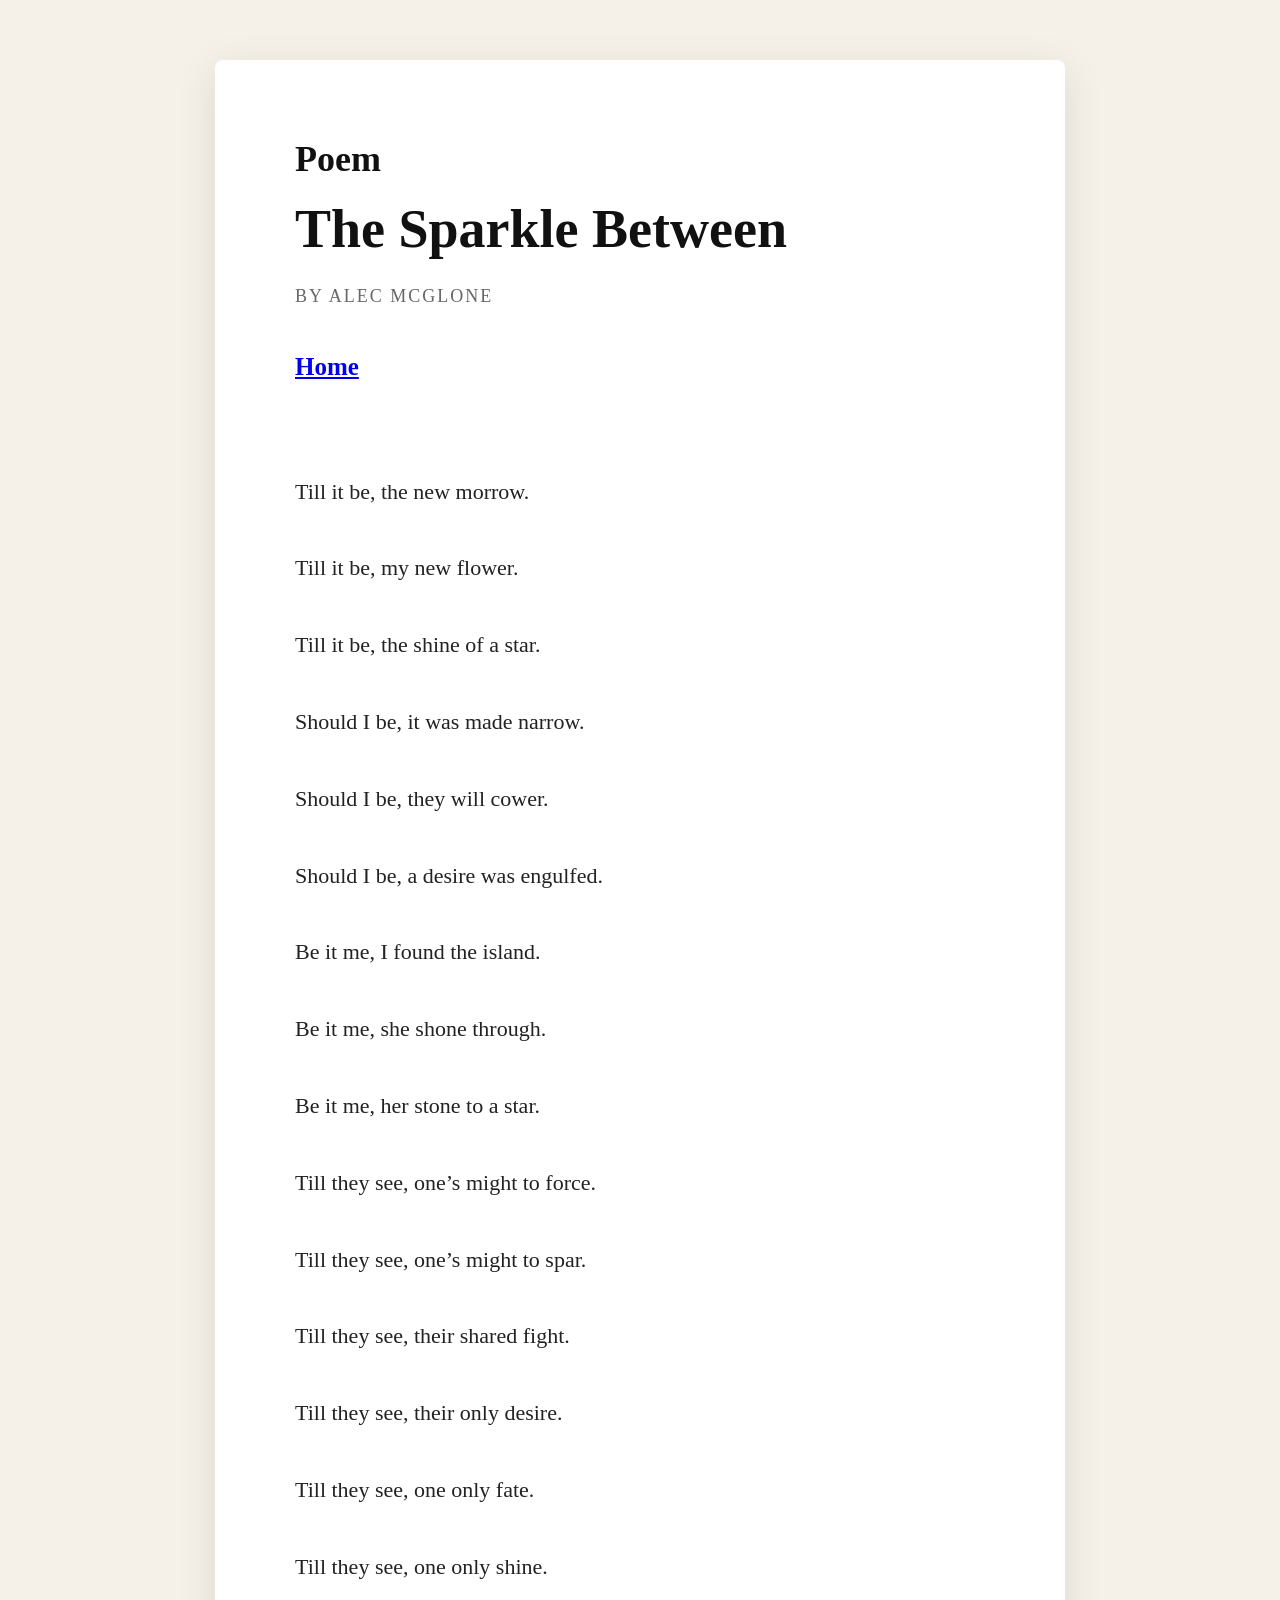
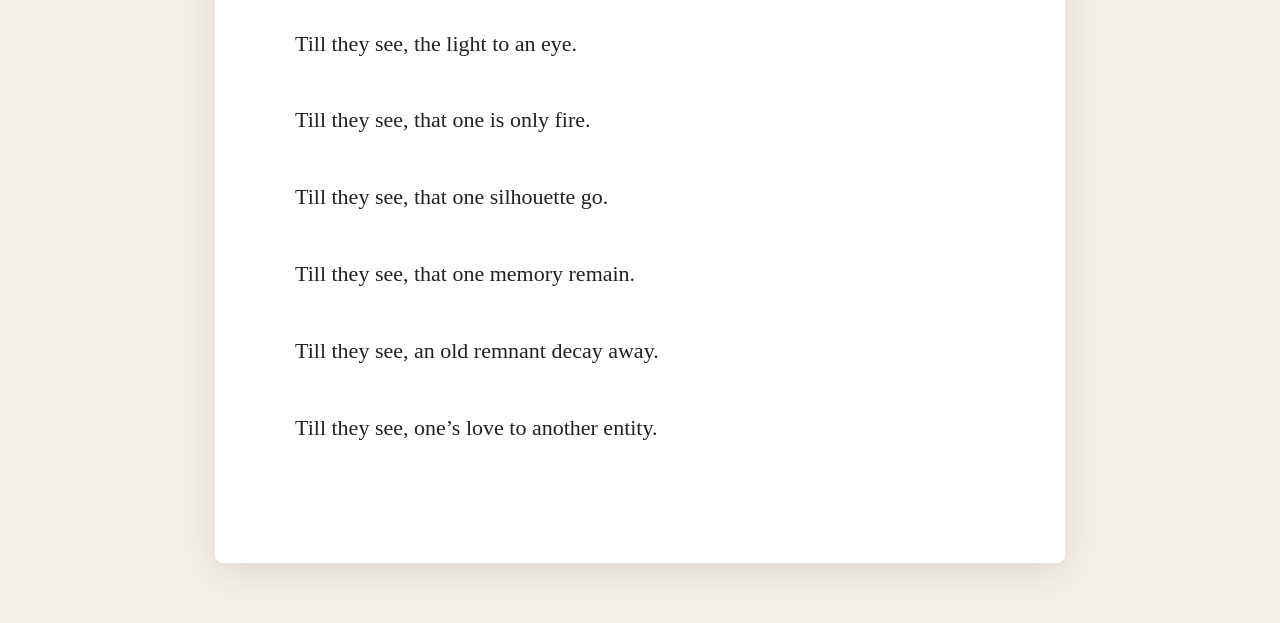
<file: docs/writing/poemOne.html>
<!DOCTYPE html>
<html lang="en">

<head>
    <meta charset="UTF-8">
    <meta name="viewport" content="width=device-width, initial-scale=1.0">
    <title>AM Mag</title>


    <link rel="stylesheet" href="../storyStyles.css">
</head>

<body>

    <div class="story-container">

        <h3 class="story-type">Poem</h3>
        <h1 class="story-title">The Sparkle Between</h1>

        <div class="story-author">
            By Alec McGlone
        </div>

        <a href="../index.html#works"><h3 class="story-home-btn">Home</h3></a>

        <div class="story-content">

            <p>Till it be, the new morrow.</p>
            <p>Till it be, my new flower.</p>
            <p>Till it be, the shine of a star.</p>
            <p>Should I be, it was made narrow.</p>
            <p>Should I be, they will cower.</p>
            <p>Should I be, a desire was engulfed.</p>
            <p>Be it me, I found the island.</p>
            <p>Be it me, she shone through.</p>
            <p>Be it me, her stone to a star.</p>
            <p>Till they see, one’s might to force.</p>
            <p>Till they see, one’s might to spar.</p>
            <p>Till they see, their shared fight.</p>
            <p>Till they see, their only desire.</p>
            <p>Till they see, one only fate.</p>
            <p>Till they see, one only shine.</p>
            <p>Till they see, the light to an eye.</p>
            <p>Till they see, that one is only fire.</p>
            <p>Till they see, that one silhouette go.</p>
            <p>Till they see, that one memory remain.</p>
            <p>Till they see, an old remnant decay away.</p>
            <p>Till they see, one’s love to another entity.</p>


        </div>

    </div>

</body>

</html>
</file>
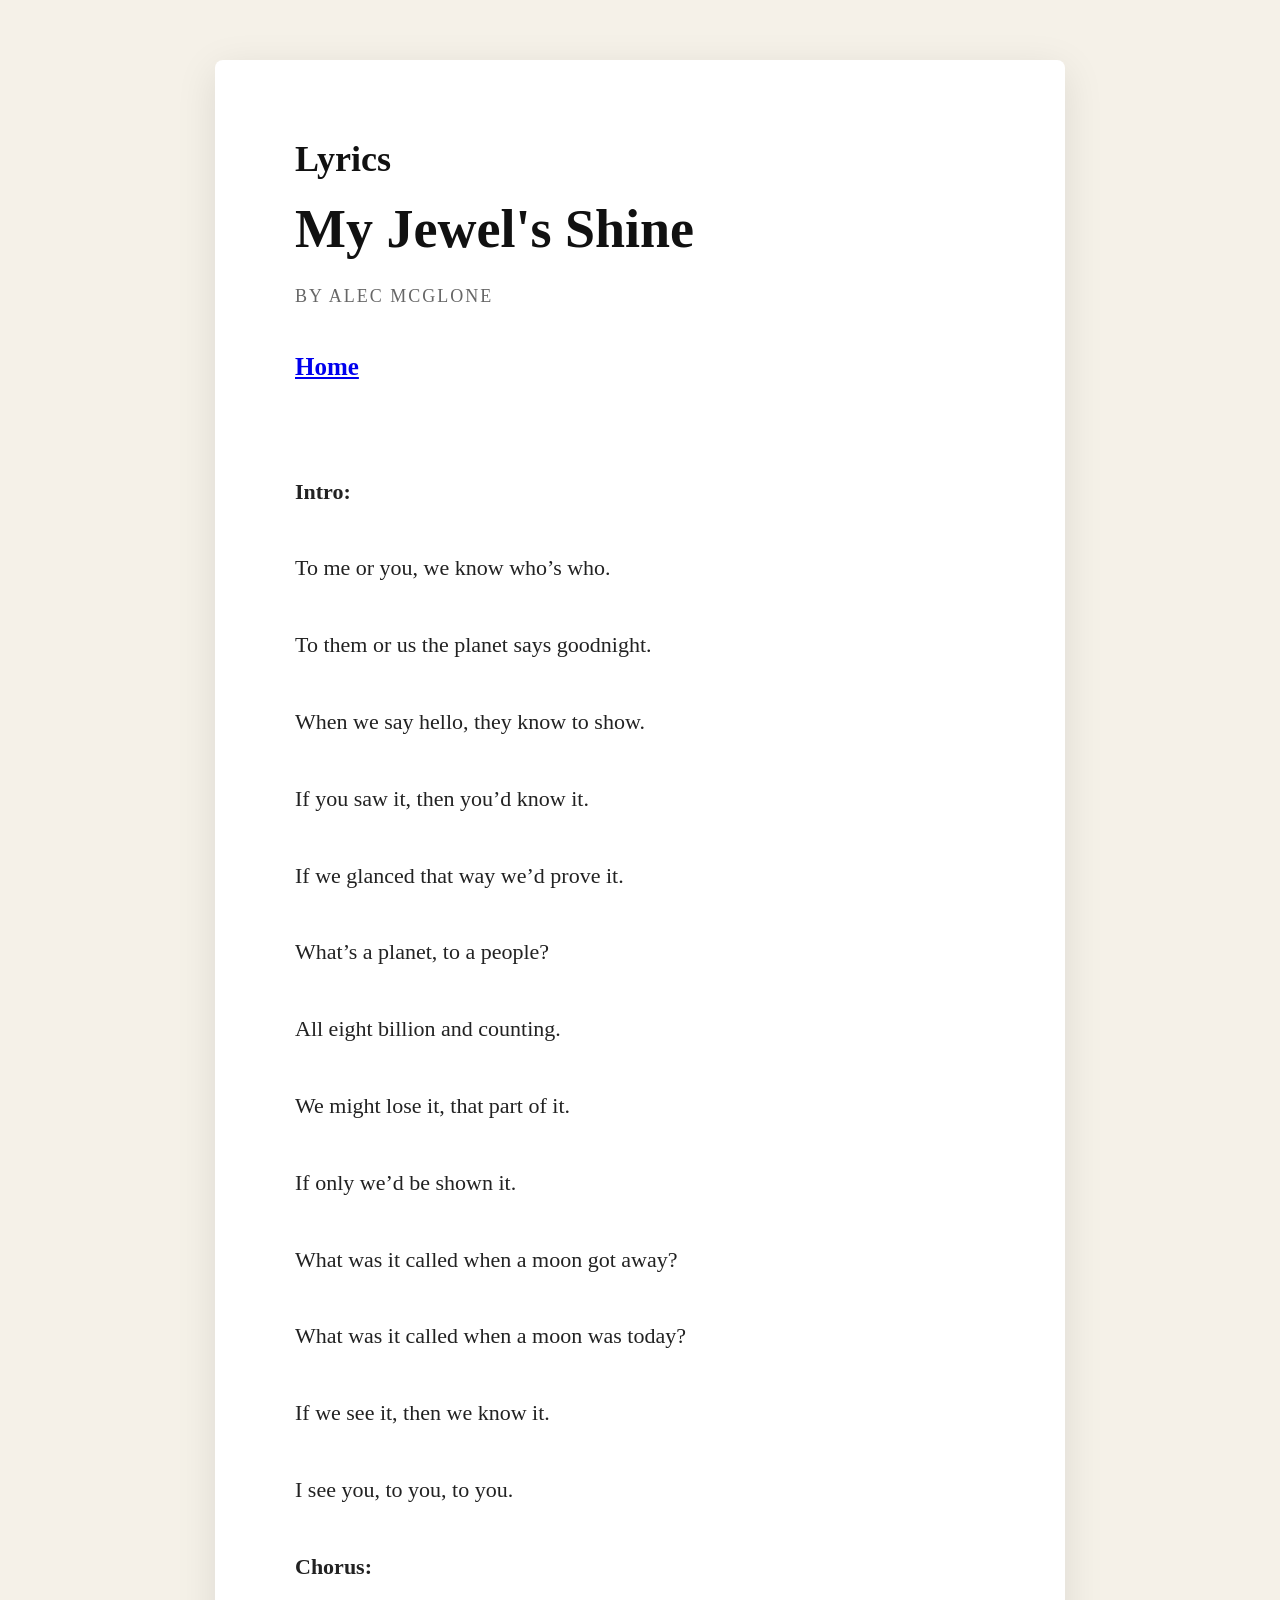
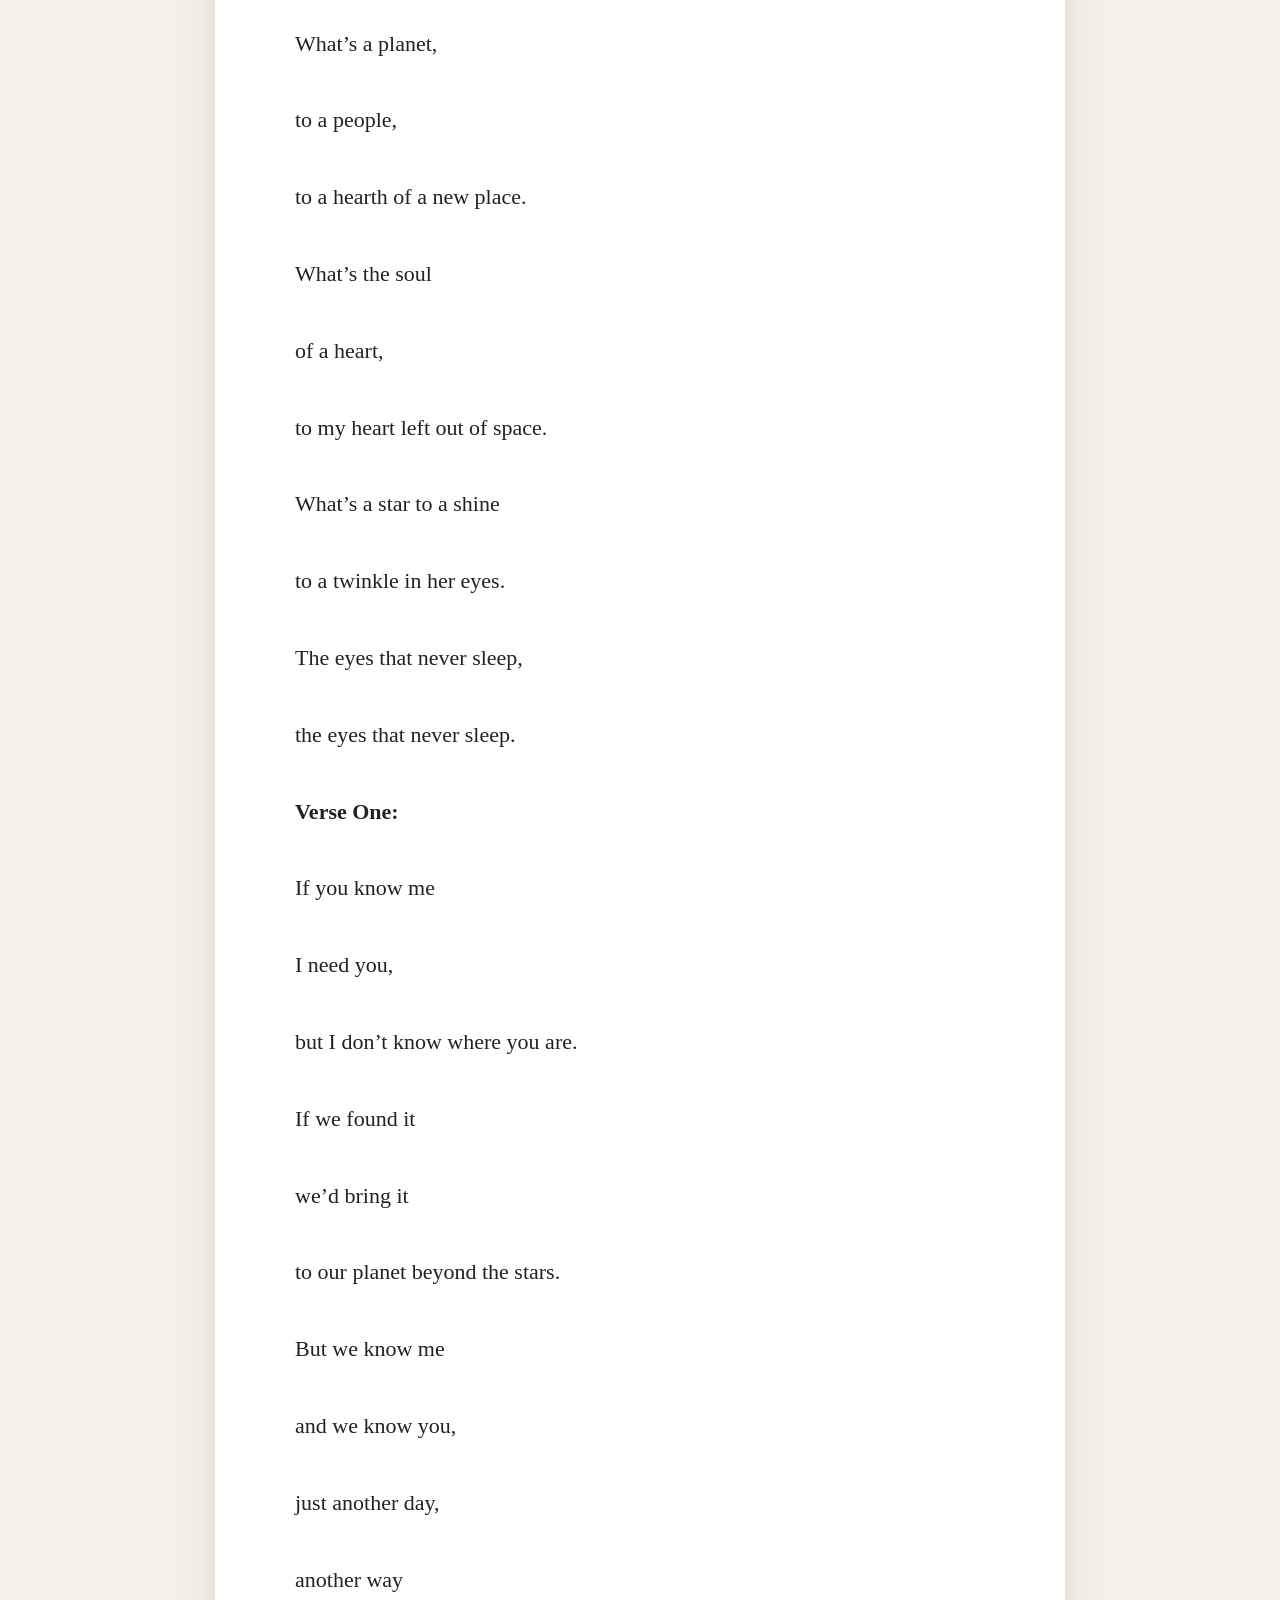
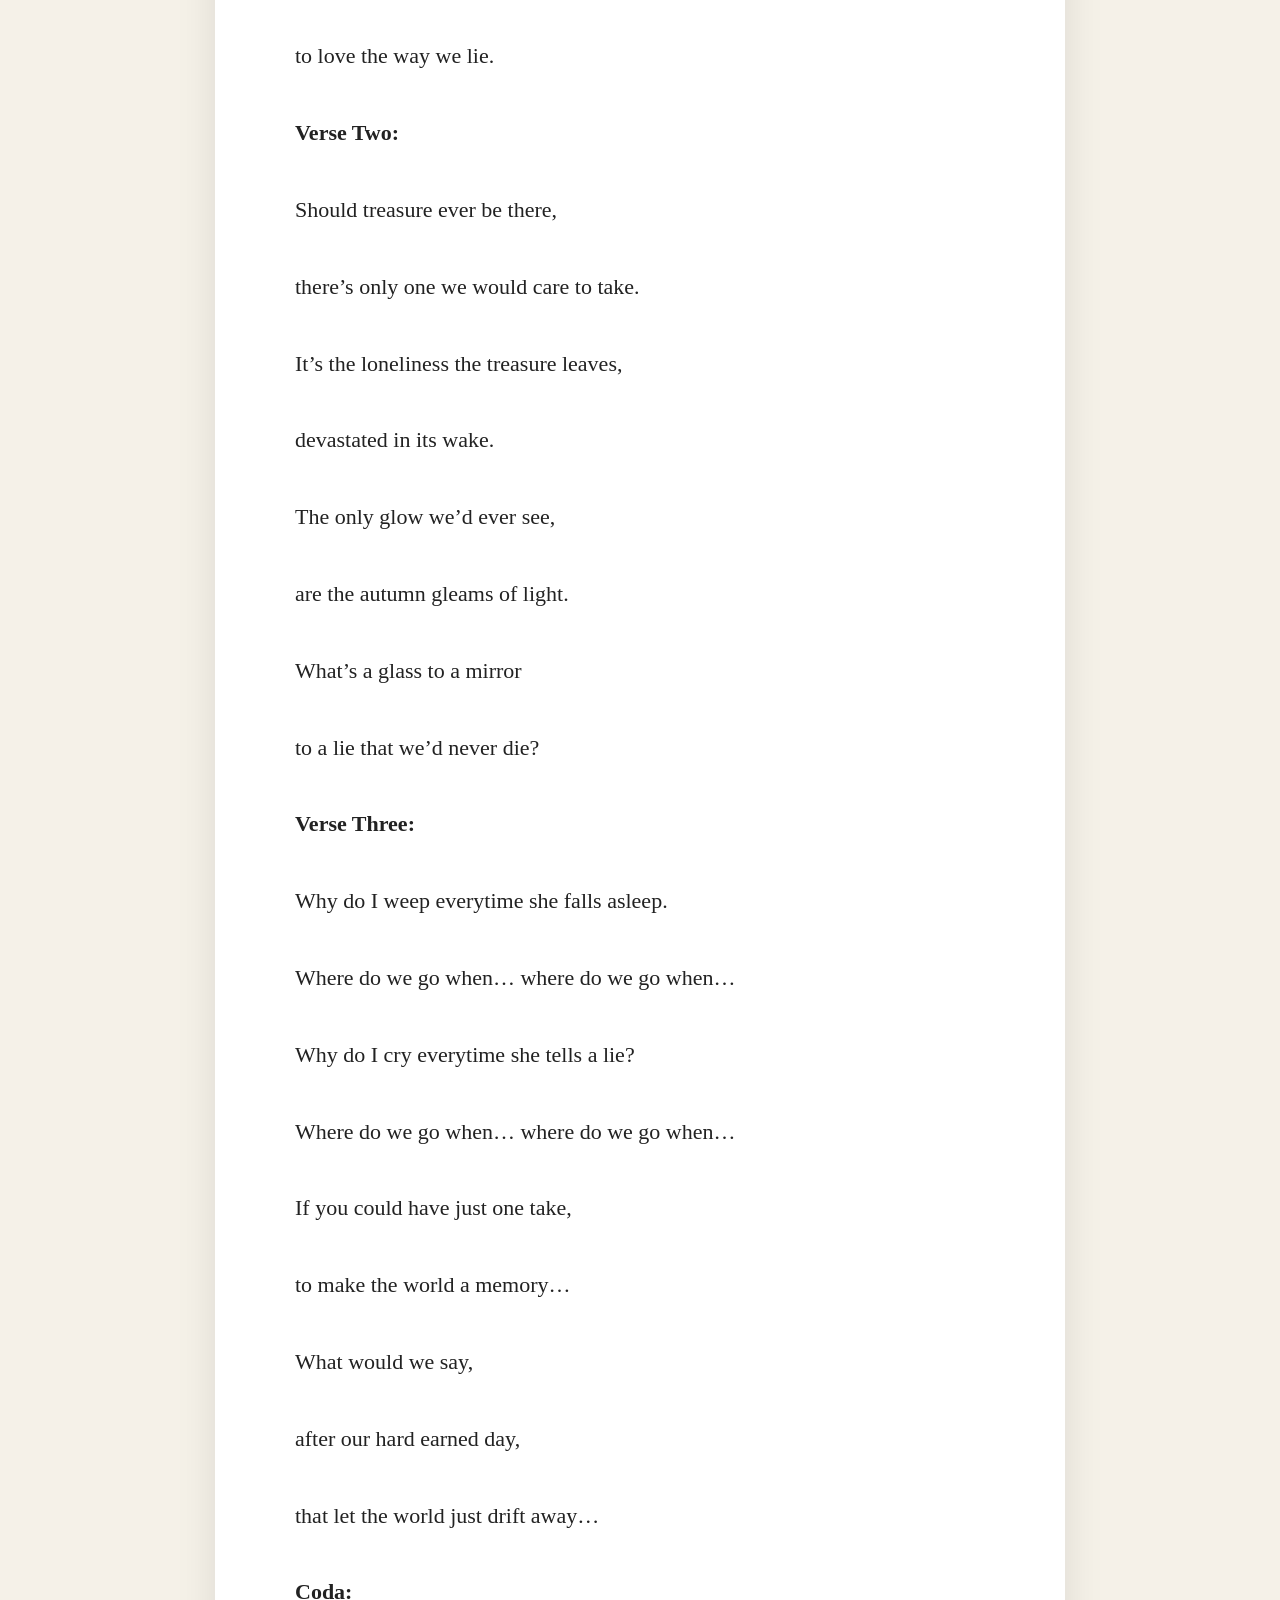
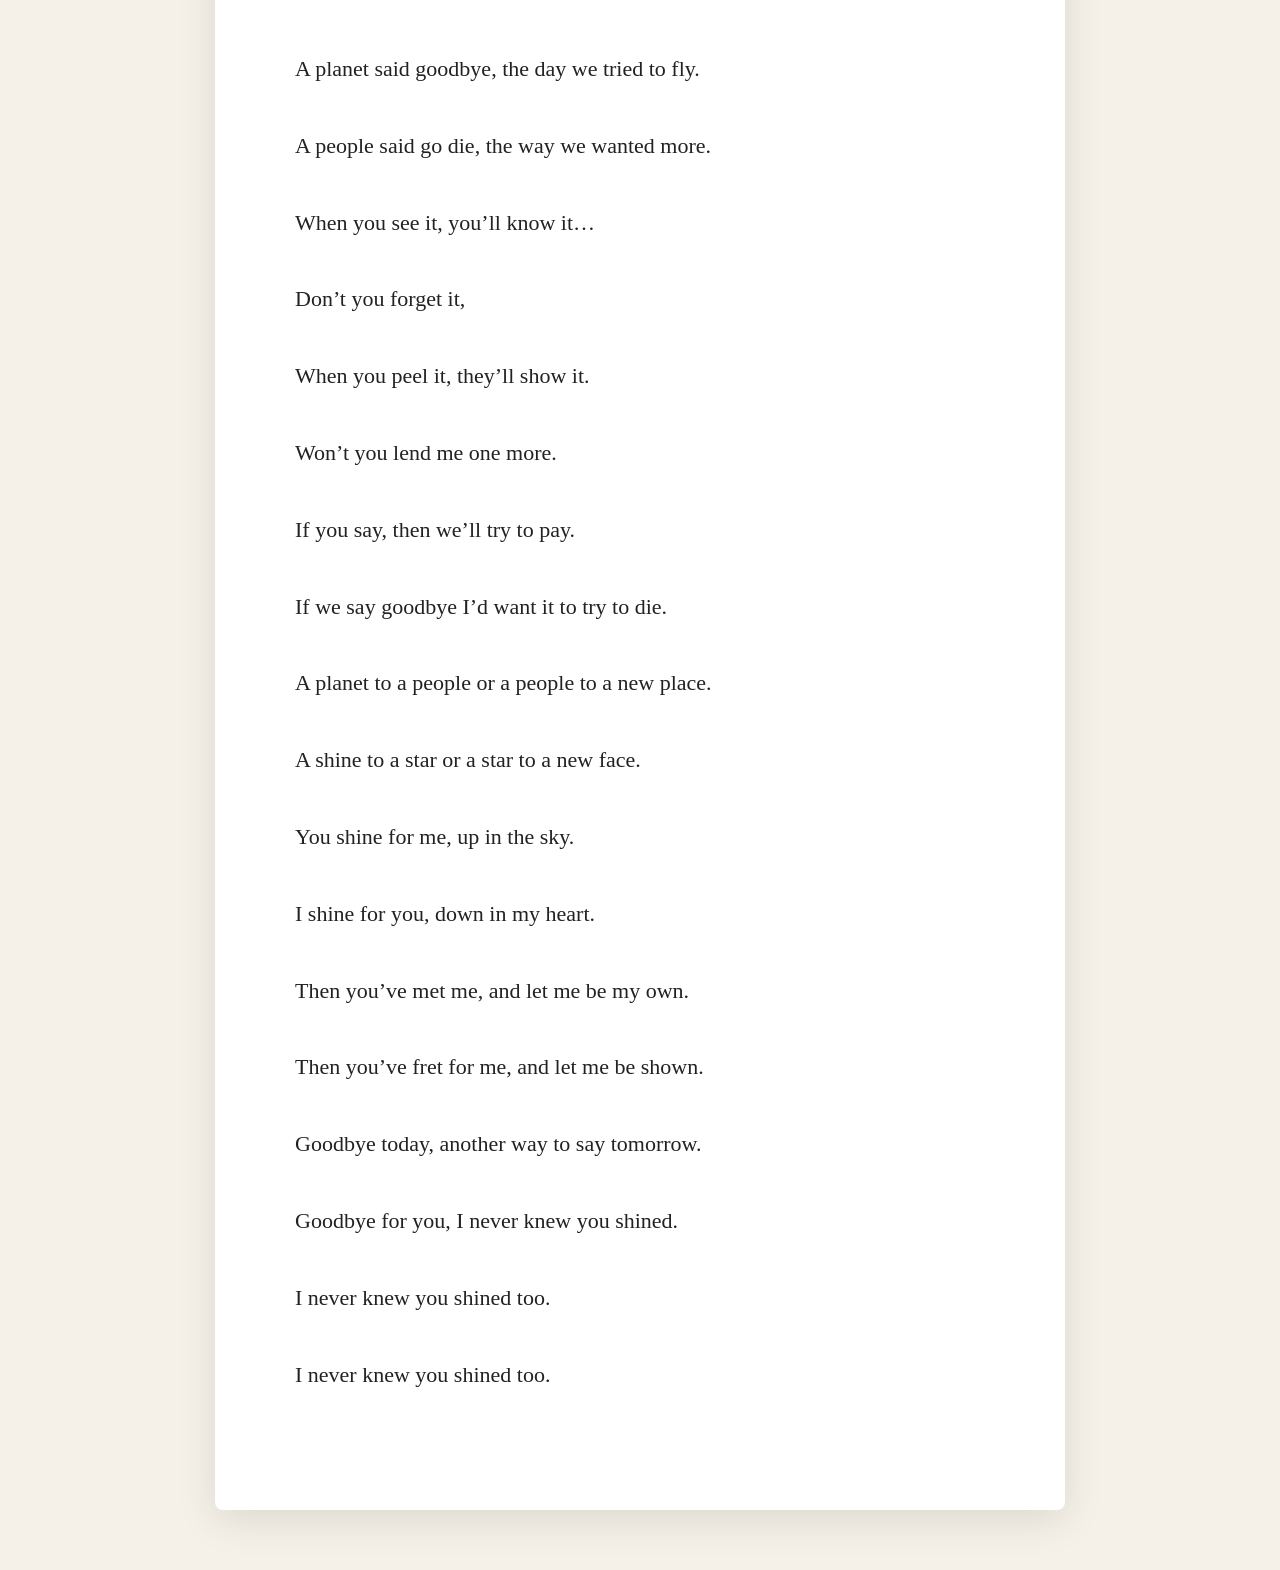
<file: docs/writing/songOne.html>
<!DOCTYPE html>
<html lang="en">

<head>
    <meta charset="UTF-8">
    <meta name="viewport" content="width=device-width, initial-scale=1.0">
    <title>AM Mag</title>


    <link rel="stylesheet" href="../storyStyles.css">
</head>

<body>

    <div class="story-container">

        <h3 class="story-type">Lyrics</h3>
        <h1 class="story-title">My Jewel's Shine</h1>

        <div class="story-author">
            By Alec McGlone
        </div>

        <a href="../index.html#works"><h3 class="story-home-btn">Home</h3></a>

        <div class="story-content">

            <p><strong>Intro:</strong> </p>
            <p>To me or you, we know who’s who.</p>
            <p>To them or us the planet says goodnight.</p>
            <p>When we say hello, they know to show.</p>
            <p>If you saw it, then you’d know it.</p>
            <p>If we glanced that way we’d prove it.</p>
            <p>What’s a planet, to a people?</p>
            <p>All eight billion and counting.</p>
            <p>We might lose it, that part of it.</p>
            <p>If only we’d be shown it.</p>
            <p>What was it called when a moon got away?</p>
            <p>What was it called when a moon was today?</p>
            <p>If we see it, then we know it.</p>
            <p>I see you, to you, to you.</p>
            <p><strong>Chorus: </strong></p>
            <p>What’s a planet, </p>
            <p>to a people, </p>
            <p>to a hearth of a new place. </p>
            <p>What’s the soul </p>
            <p>of a heart, </p>
            <p>to my heart left out of space. </p>
            <p>What’s a star to a shine </p>
            <p>to a twinkle in her eyes. </p>
            <p>The eyes that never sleep, </p>
            <p>the eyes that never sleep.</p>
            <p><strong>Verse One:</strong></p>
            <p>If you know me </p>
            <p>I need you,</p>
            <p>but I don’t know where you are. </p>
            <p>If we found it </p>
            <p>we’d bring it </p>
            <p>to our planet beyond the stars. </p>
            <p>But we know me </p>
            <p>and we know you, </p>
            <p>just another day, </p>
            <p>another way </p>
            <p>to love the way we lie.</p>
            <p><strong>Verse Two:</strong></p>
            <p>Should treasure ever be there,</p>
            <p>there’s only one we would care to take. </p>
            <p>It’s the loneliness the treasure leaves, </p>
            <p>devastated in its wake. </p>
            <p>The only glow we’d ever see, </p>
            <p>are the autumn gleams of light. </p>
            <p>What’s a glass to a mirror </p>
            <p>to a lie that we’d never die?</p>
            <p><strong>Verse Three:</strong></p>
            <p>Why do I weep everytime she falls asleep. </p>
            <p>Where do we go when… where do we go when… </p>
            <p>Why do I cry everytime she tells a lie? </p>
            <p>Where do we go when… where do we go when… </p>
            <p>If you could have just one take, </p>
            <p>to make the world a memory… </p>
            <p>What would we say, </p>
            <p>after our hard earned day, </p>
            <p>that let the world just drift away…</p>
            <p><strong>Coda:</strong></p>
            <p>A planet said goodbye, the day we tried to fly.</p>
            <p>A people said go die, the way we wanted more.</p>
            <p>When you see it, you’ll know it…</p>
            <p>Don’t you forget it,</p>
            <p>When you peel it, they’ll show it.</p>
            <p>Won’t you lend me one more.</p>
            <p>If you say, then we’ll try to pay.</p>
            <p>If we say goodbye I’d want it to try to die.</p>
            <p>A planet to a people or a people to a new place.</p>
            <p>A shine to a star or a star to a new face.</p>
            <p>You shine for me, up in the sky.</p>
            <p>I shine for you, down in my heart.</p>
            <p>Then you’ve met me, and let me be my own.</p>
            <p>Then you’ve fret for me, and let me be shown.</p>
            <p>Goodbye today, another way to say tomorrow.</p>
            <p>Goodbye for you, I never knew you shined.</p>
            <p>I never knew you shined too.</p>
            <p>I never knew you shined too.</p>


        </div>

    </div>

</body>

</html>
</file>
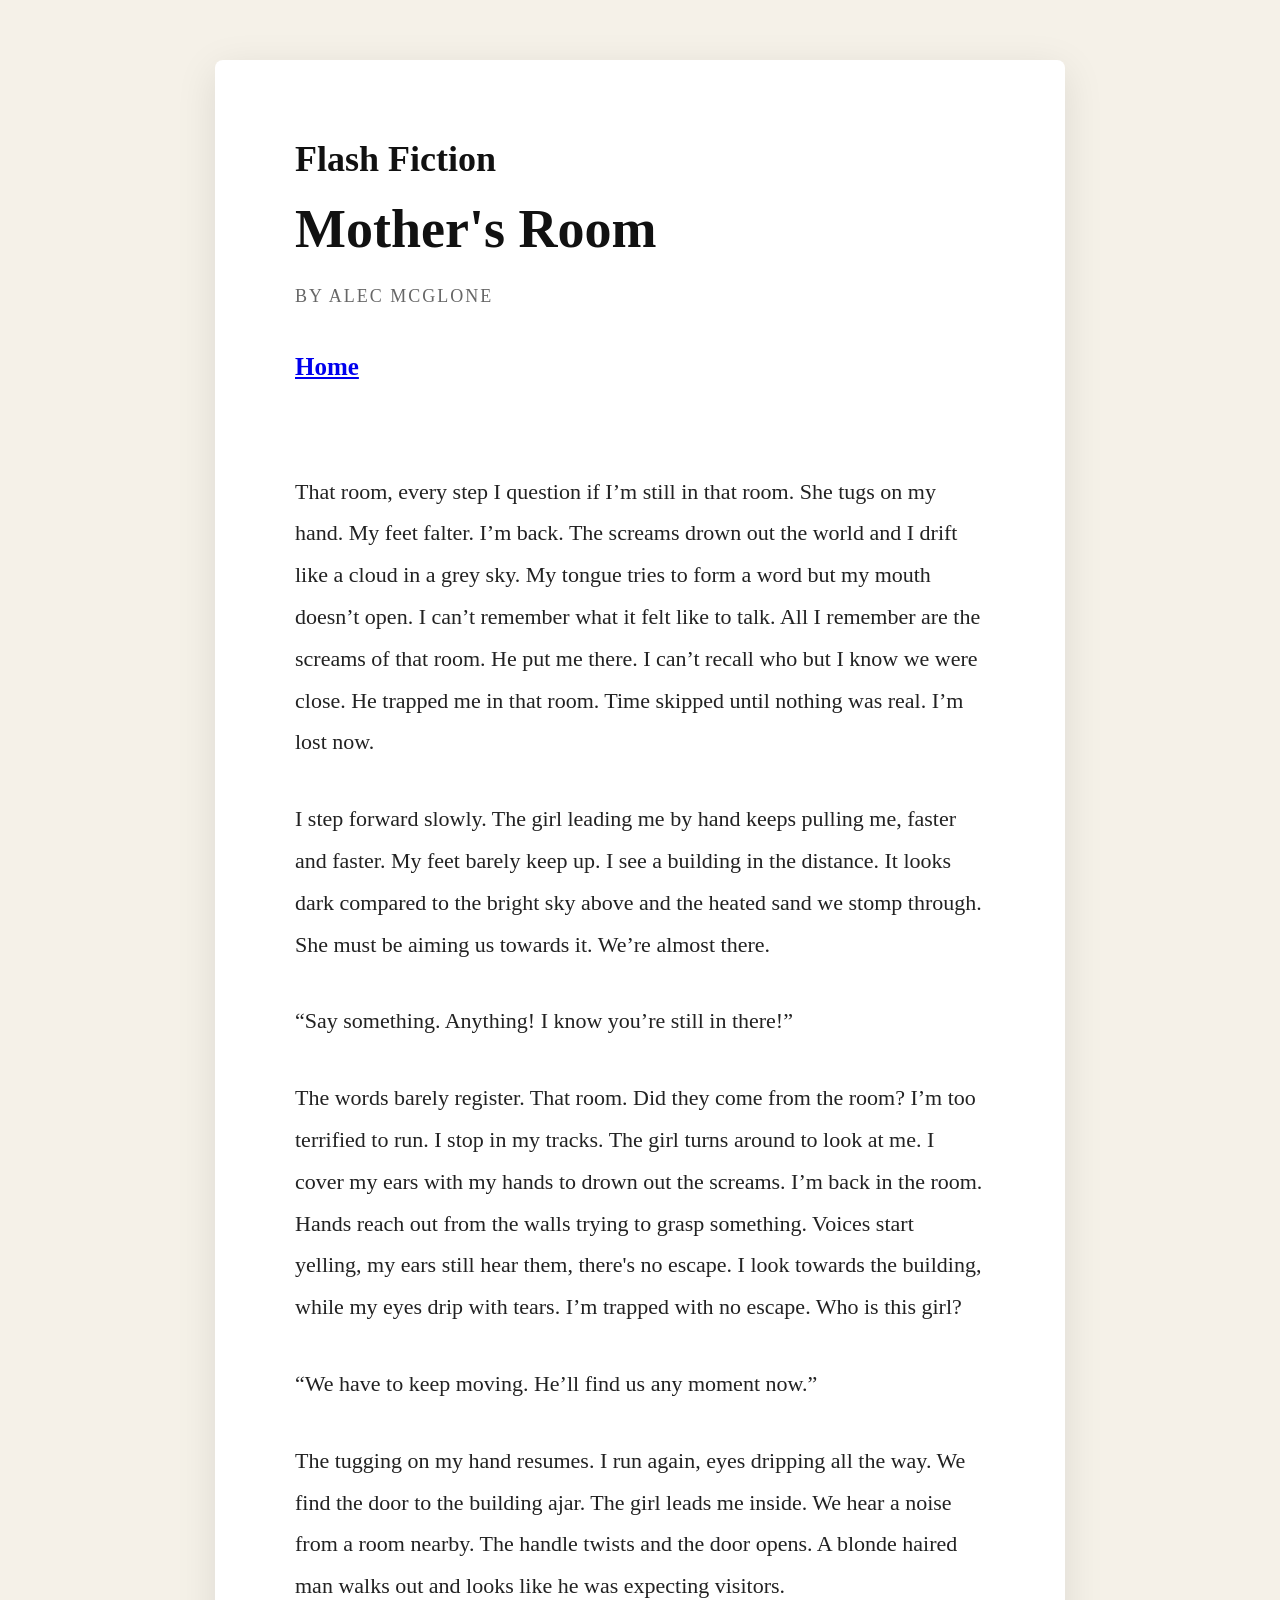
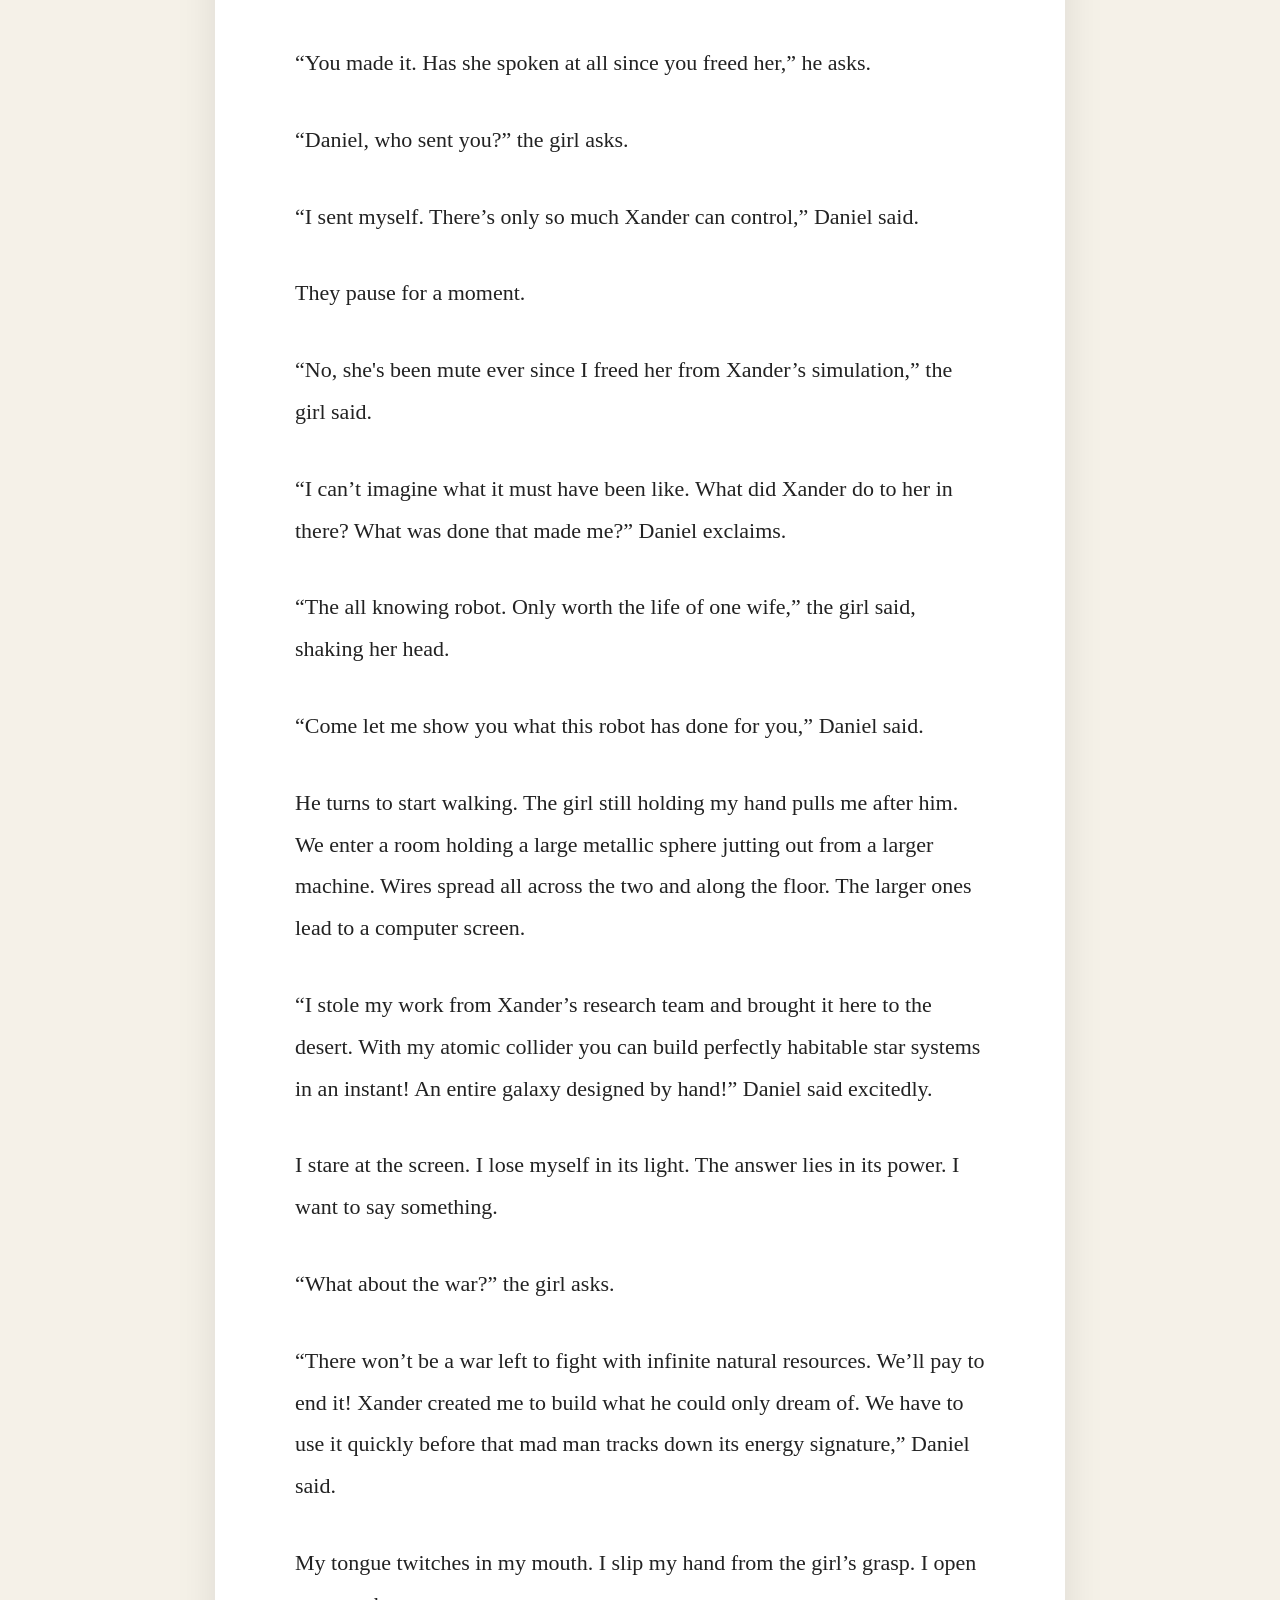
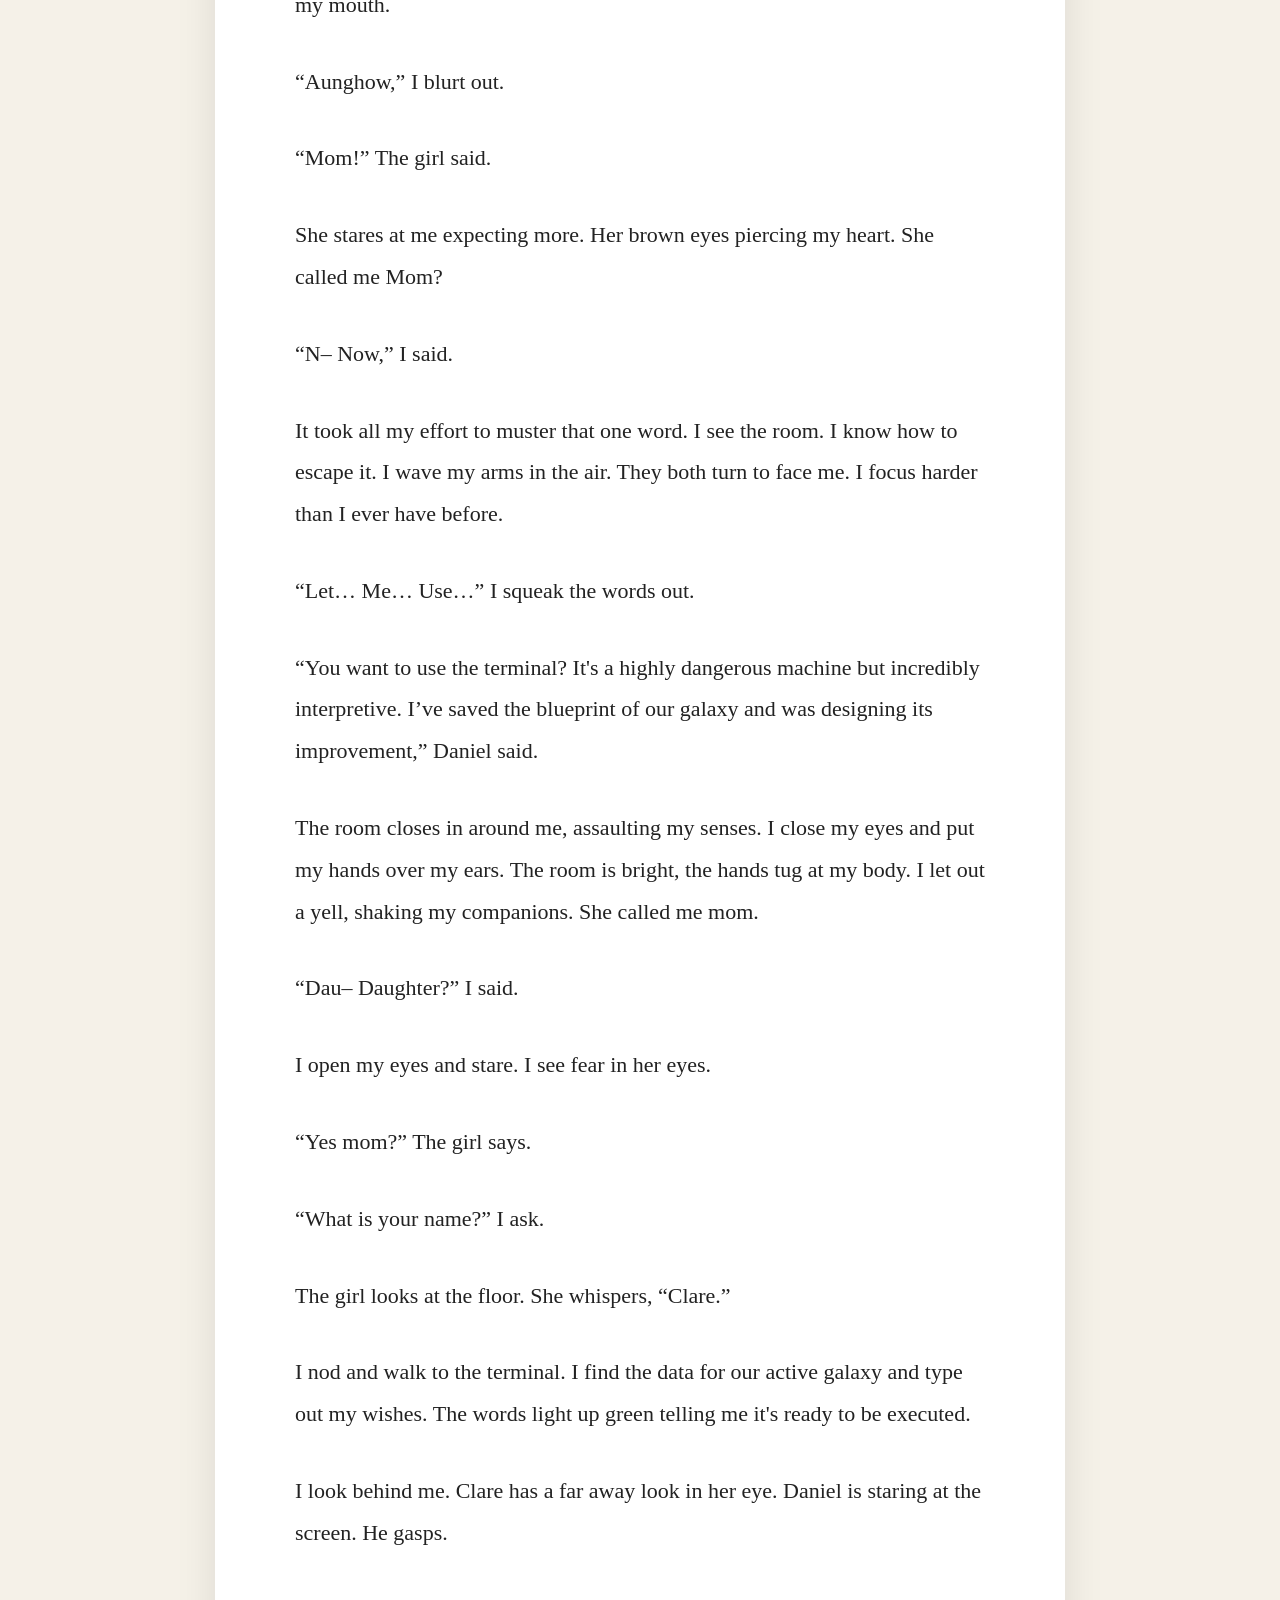
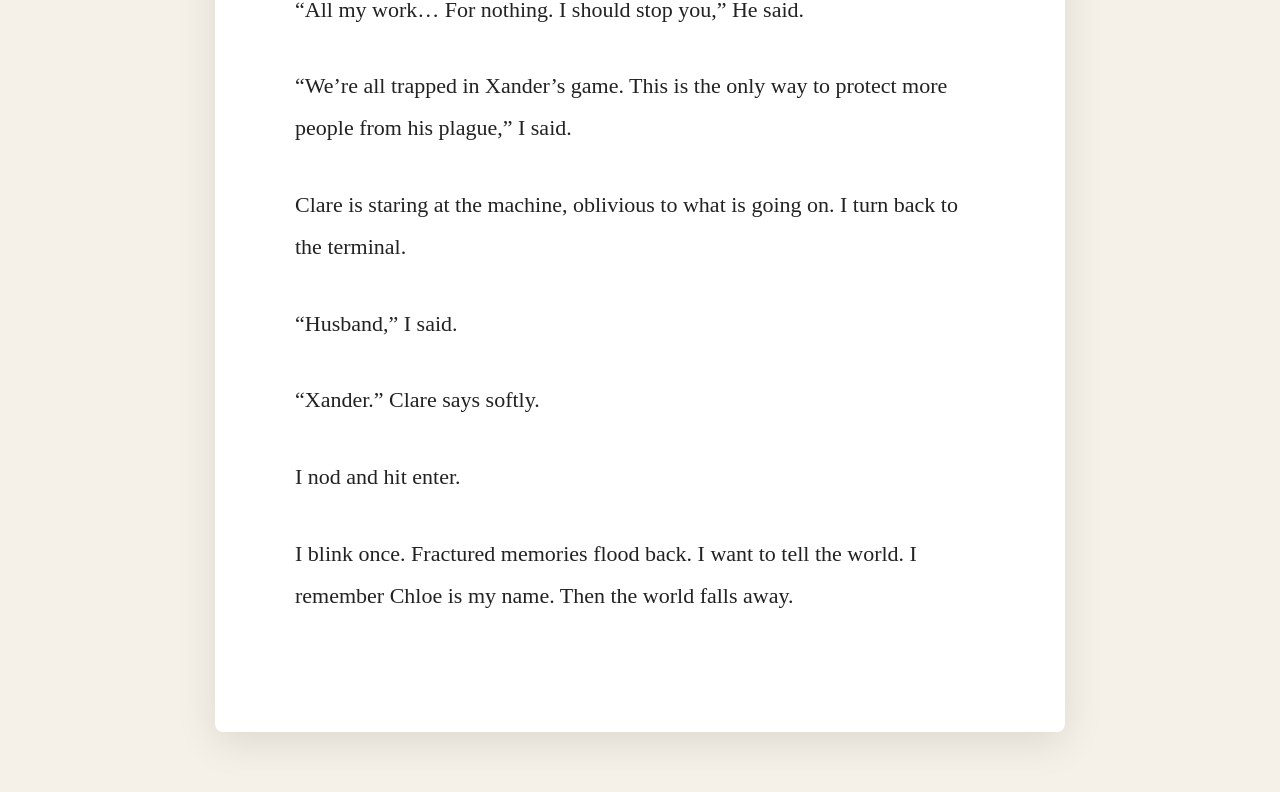
<file: docs/writing/storyOne.html>
<!DOCTYPE html>
<html lang="en">

<head>
    <meta charset="UTF-8">
    <meta name="viewport" content="width=device-width, initial-scale=1.0">
    <title>AM Mag</title>


    <link rel="stylesheet" href="../storyStyles.css">
</head>

<body>

    <div class="story-container">

        <h3 class="story-type">Flash Fiction</h3>
        <h1 class="story-title">Mother's Room</h1>

        <div class="story-author">
            By Alec McGlone
        </div>

        <a href="../index.html#works"><h3 class="story-home-btn">Home</h3></a>

        <div class="story-content">

            <p> That room, every step I question if I’m still in that room. She tugs on my hand. My feet falter. I’m
                back. The screams drown out the world and I drift like a cloud in a grey sky. My tongue tries to form a
                word but my mouth doesn’t open. I can’t remember what it felt like to talk. All I remember are the
                screams of that room. He put me there. I can’t recall who but I know we were close. He trapped me in
                that room. Time skipped until nothing was real. I’m lost now.</p>
            <p> I step forward slowly. The girl leading me by hand keeps pulling me, faster and faster. My feet barely
                keep up. I see a building in the distance. It looks dark compared to the bright sky above and the heated
                sand we stomp through. She must be aiming us towards it. We’re almost there. </p>
            <p> “Say something. Anything! I know you’re still in there!”</p>
            <p> The words barely register. That room. Did they come from the room? I’m too terrified to run. I stop in
                my tracks. The girl turns around to look at me. I cover my ears with my hands to drown out the screams.
                I’m back in the room. Hands reach out from the walls trying to grasp something. Voices start yelling, my
                ears still hear them, there's no escape. I look towards the building, while my eyes drip with tears. I’m
                trapped with no escape. Who is this girl?</p>
            <p> “We have to keep moving. He’ll find us any moment now.”</p>
            <p> The tugging on my hand resumes. I run again, eyes dripping all the way. We find the door to the building
                ajar. The girl leads me inside. We hear a noise from a room nearby. The handle twists and the door
                opens. A blonde haired man walks out and looks like he was expecting visitors.</p>
            <p> “You made it. Has she spoken at all since you freed her,” he asks.</p>
            <p> “Daniel, who sent you?” the girl asks.</p>
            <p> “I sent myself. There’s only so much Xander can control,” Daniel said. </p>
            <p> They pause for a moment.</p>
            <p> “No, she's been mute ever since I freed her from Xander’s simulation,” the girl said.</p>
            <p> “I can’t imagine what it must have been like. What did Xander do to her in there? What was done that
                made me?” Daniel exclaims.</p>
            <p> “The all knowing robot. Only worth the life of one wife,” the girl said, shaking her head.</p>
            <p> “Come let me show you what this robot has done for you,” Daniel said.</p>
            <p> He turns to start walking. The girl still holding my hand pulls me after him. We enter a room holding a
                large metallic sphere jutting out from a larger machine. Wires spread all across the two and along the
                floor. The larger ones lead to a computer screen. </p>
            <p> “I stole my work from Xander’s research team and brought it here to the desert. With my atomic collider
                you can build perfectly habitable star systems in an instant! An entire galaxy designed by hand!” Daniel
                said excitedly.</p>
            <p> I stare at the screen. I lose myself in its light. The answer lies in its power. I want to say
                something.</p>
            <p> “What about the war?” the girl asks.</p>
            <p> “There won’t be a war left to fight with infinite natural resources. We’ll pay to end it! Xander created
                me to build what he could only dream of. We have to use it quickly before that mad man tracks down its
                energy signature,” Daniel said.</p>
            <p> My tongue twitches in my mouth. I slip my hand from the girl’s grasp. I open my mouth.</p>
            <p> “Aunghow,” I blurt out.</p>
            <p> “Mom!” The girl said. </p>
            <p> She stares at me expecting more. Her brown eyes piercing my heart. She called me Mom?</p>
            <p> “N– Now,” I said.</p>
            <p> It took all my effort to muster that one word. I see the room. I know how to escape it. I wave my arms
                in the air. They both turn to face me. I focus harder than I ever have before.</p>
            <p> “Let… Me… Use…” I squeak the words out.</p>
            <p> “You want to use the terminal? It's a highly dangerous machine but incredibly interpretive. I’ve saved
                the blueprint of our galaxy and was designing its improvement,” Daniel said.</p>
            <p> The room closes in around me, assaulting my senses. I close my eyes and put my hands over my ears. The
                room is bright, the hands tug at my body. I let out a yell, shaking my companions. She called me mom.
            </p>
            <p> “Dau– Daughter?” I said. </p>
            <p> I open my eyes and stare. I see fear in her eyes. </p>
            <p> “Yes mom?” The girl says.</p>
            <p> “What is your name?” I ask.</p>
            <p> The girl looks at the floor. She whispers, “Clare.”</p>
            <p>I nod and walk to the terminal. I find the data for our active galaxy and type out my wishes. The words
                light up green telling me it's ready to be executed.</p>
            <p>I look behind me. Clare has a far away look in her eye. Daniel is staring at the screen. He gasps.</p>
            <p>“All my work… For nothing. I should stop you,” He said.</p>
            <p>“We’re all trapped in Xander’s game. This is the only way to protect more people from his plague,” I
                said.</p>
            <p> Clare is staring at the machine, oblivious to what is going on. I turn back to the terminal. </p>
            <p> “Husband,” I said.</p>
            <p> “Xander.” Clare says softly.</p>
            <p> I nod and hit enter.</p>
            <p> I blink once. Fractured memories flood back. I want to tell the world. I remember Chloe is my name. Then
                the world falls away.</p>

        </div>

    </div>

</body>

</html>
</file>
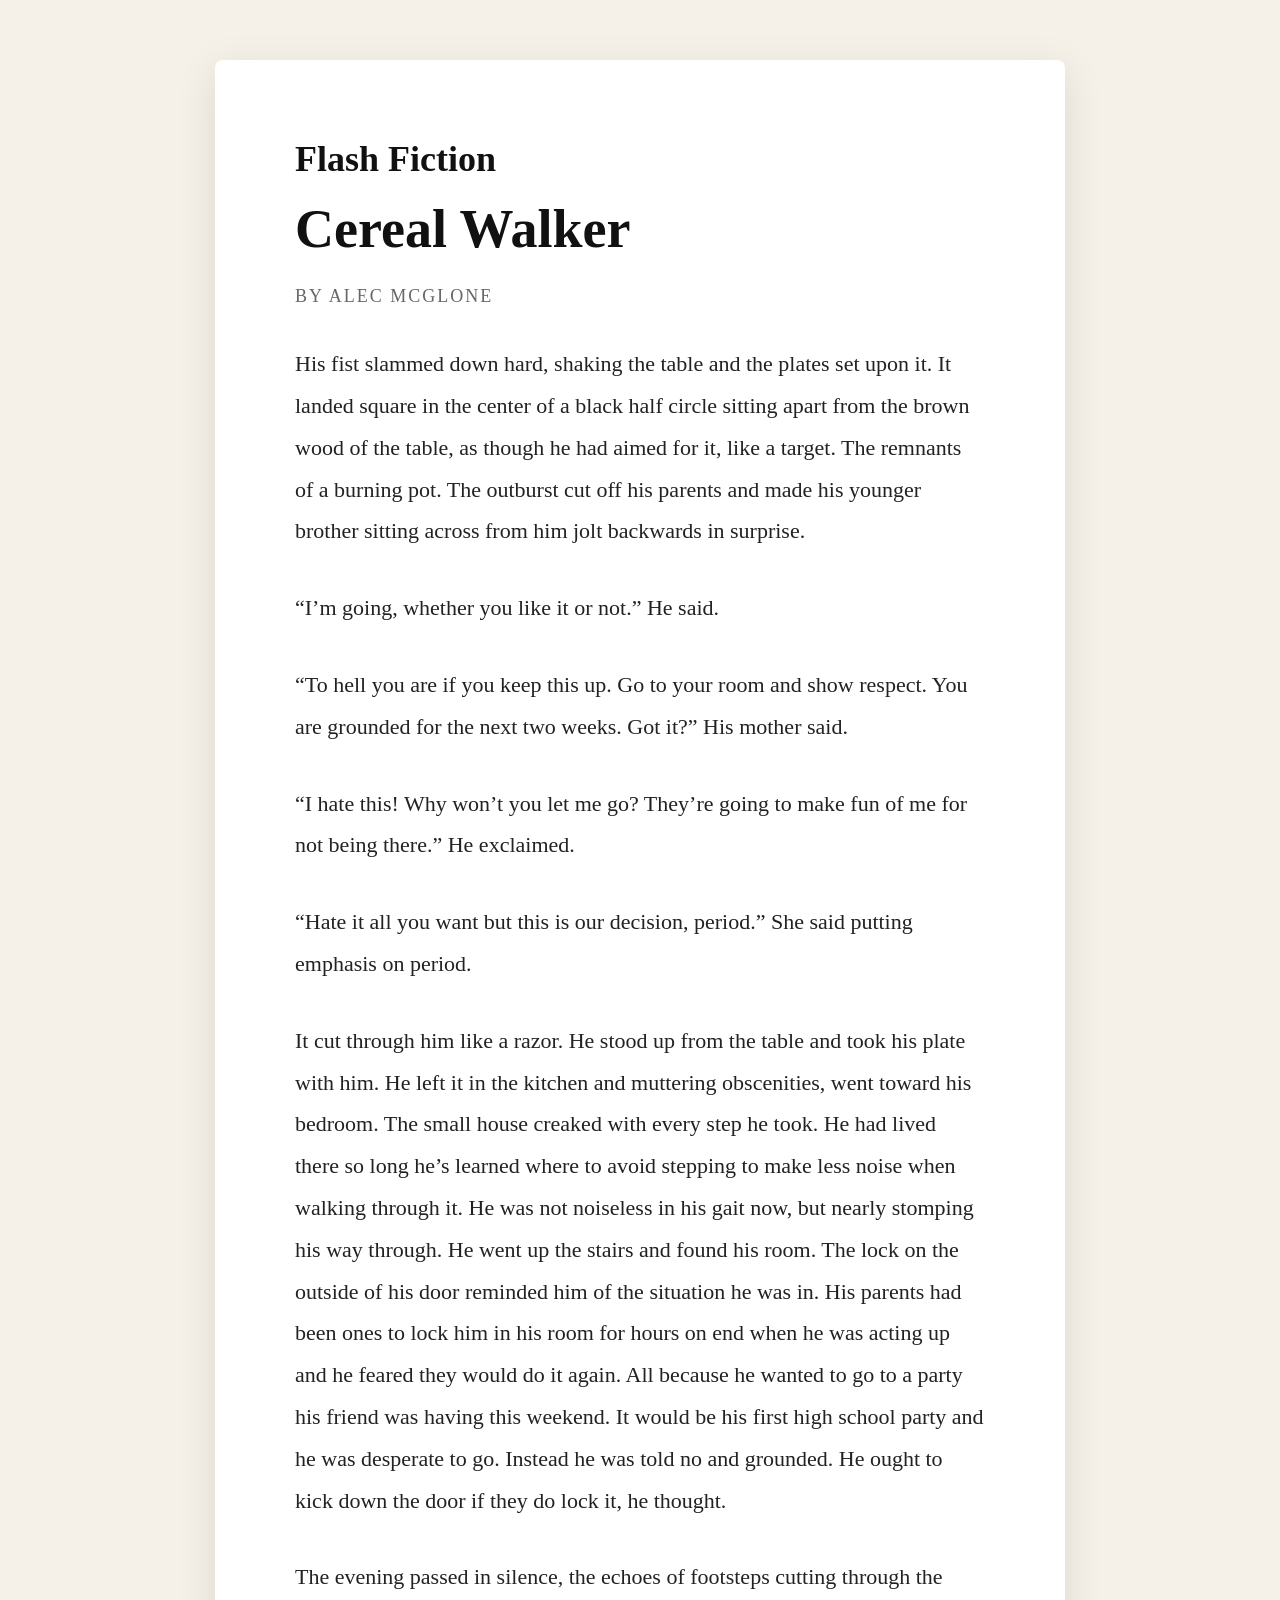
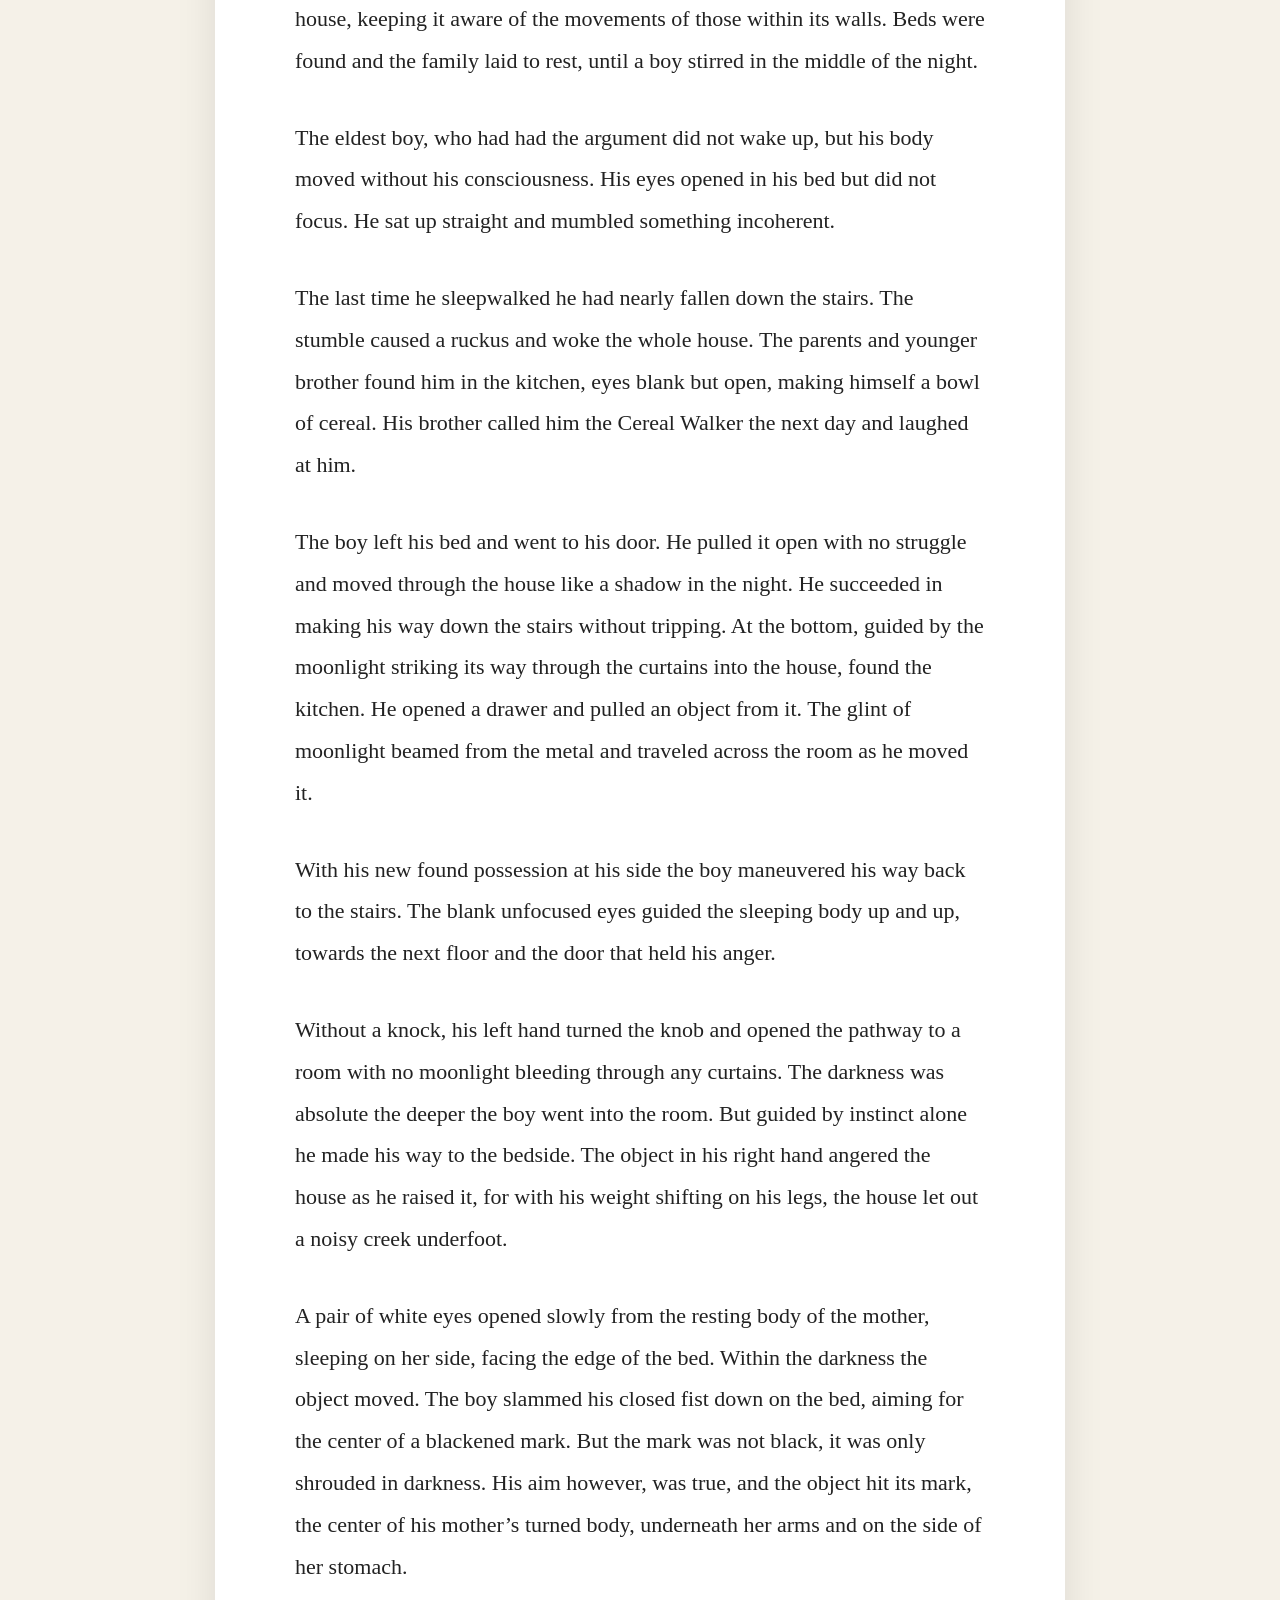
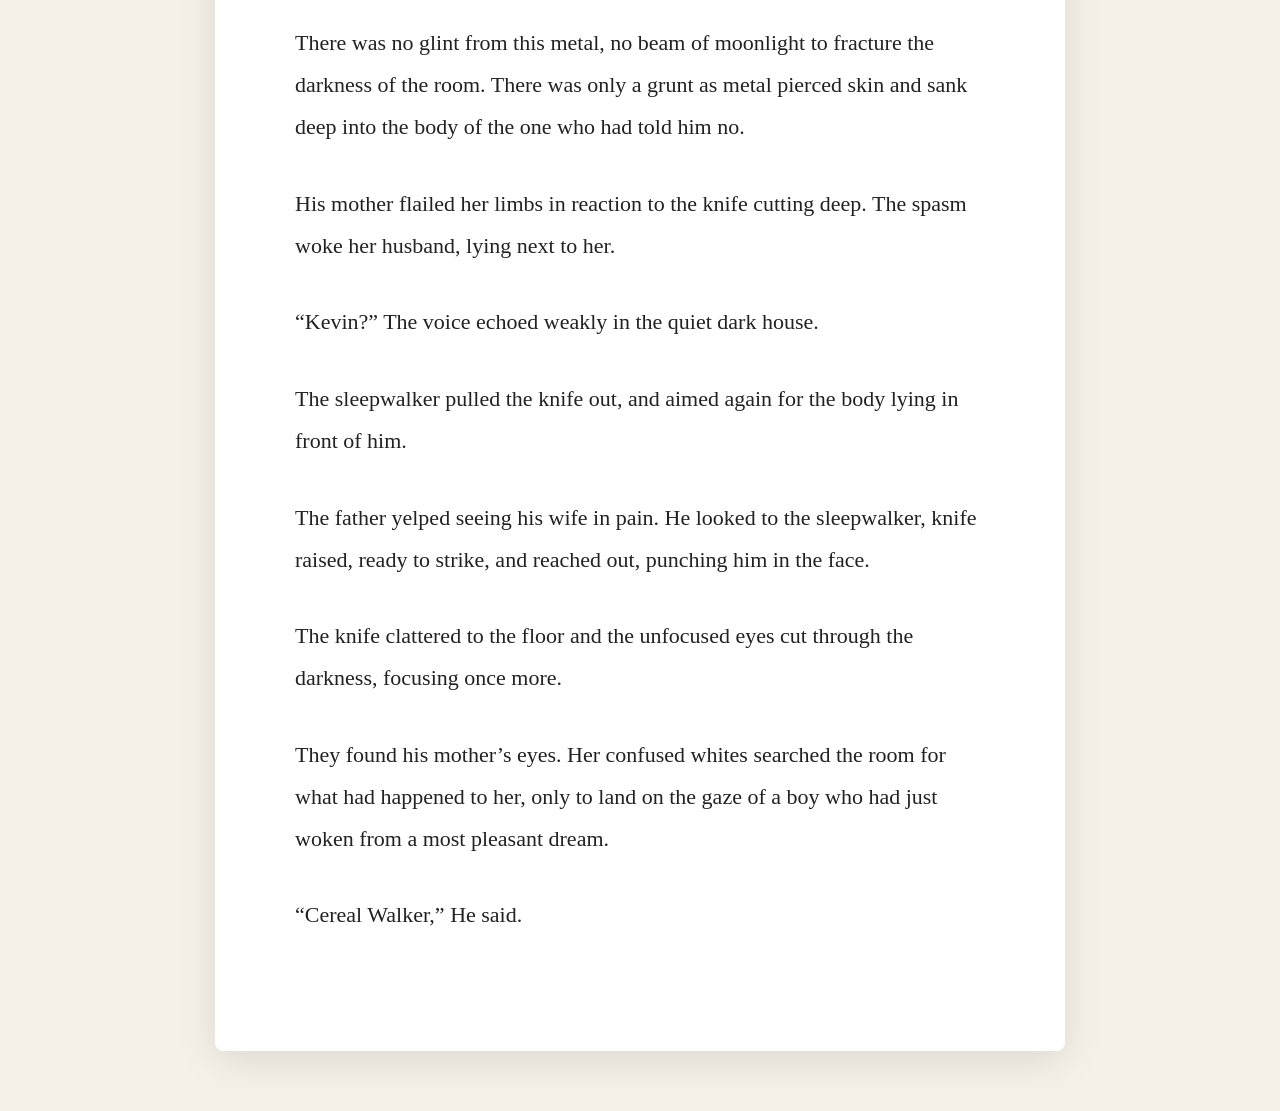
<file: docs/writing/storyTwo.html>
<!DOCTYPE html>
<html lang="en">

<head>
    <meta charset="UTF-8">
    <meta name="viewport" content="width=device-width, initial-scale=1.0">
    <title>Cereal Walker</title>


    <link rel="stylesheet" href="../storyStyles.css">
</head>

<body>

    <div class="story-container">

        <h3 class="story-type">Flash Fiction</h3>
        <h1 class="story-title">Cereal Walker</h1>

        <div class="story-author">
            By Alec McGlone
        </div>

        <div class="story-content">

            <p>
                His fist slammed down hard, shaking the table and the plates set upon it. It landed square in the center
                of a black half circle sitting apart from the brown wood of the table, as though he had aimed for it,
                like a target. The remnants of a burning pot. The outburst cut off his parents and made his younger
                brother sitting across from him jolt backwards in surprise.

            </p>

            <p>
                “I’m going, whether you like it or not.” He said.

            </p>

            <p>
                “To hell you are if you keep this up. Go to your room and show respect. You are grounded for the next
                two weeks. Got it?” His mother said.

            </p>

            <p>
                “I hate this! Why won’t you let me go? They’re going to make fun of me for not being there.” He
                exclaimed.

            </p>

            <p>
                “Hate it all you want but this is our decision, period.” She said putting emphasis on period.

            </p>
            <p>
                It cut through him like a razor. He stood up from the table and took his plate with him. He left it in
                the kitchen and muttering obscenities, went toward his bedroom. The small house creaked with every step
                he took. He had lived there so long he’s learned where to avoid stepping to make less noise when walking
                through it. He was not noiseless in his gait now, but nearly stomping his way through. He went up the
                stairs and found his room. The lock on the outside of his door reminded him of the situation he was in.
                His parents had been ones to lock him in his room for hours on end when he was acting up and he feared
                they would do it again. All because he wanted to go to a party his friend was having this weekend. It
                would be his first high school party and he was desperate to go. Instead he was told no and grounded. He
                ought to kick down the door if they do lock it, he thought.
            </p>
            <p>
                The evening passed in silence, the echoes of footsteps cutting through the house, keeping it aware of
                the movements of those within its walls. Beds were found and the family laid to rest, until a boy
                stirred in the middle of the night.


            </p>
            <p>
                The eldest boy, who had had the argument did not wake up, but his body moved without his consciousness.
                His eyes opened in his bed but did not focus. He sat up straight and mumbled something incoherent.


            </p>
            <p>
                The last time he sleepwalked he had nearly fallen down the stairs. The stumble caused a ruckus and woke
                the whole house. The parents and younger brother found him in the kitchen, eyes blank but open, making
                himself a bowl of cereal. His brother called him the Cereal Walker the next day and laughed at him.

            </p>
            <p>
                The boy left his bed and went to his door. He pulled it open with no struggle and moved through the
                house like a shadow in the night. He succeeded in making his way down the stairs without tripping. At
                the bottom, guided by the moonlight striking its way through the curtains into the house, found the
                kitchen. He opened a drawer and pulled an object from it. The glint of moonlight beamed from the metal
                and traveled across the room as he moved it.

            </p>
            <p>
                With his new found possession at his side the boy maneuvered his way back to the stairs. The blank
                unfocused eyes guided the sleeping body up and up, towards the next floor and the door that held his
                anger.

            </p>
            <p>
                Without a knock, his left hand turned the knob and opened the pathway to a room with no moonlight
                bleeding through any curtains. The darkness was absolute the deeper the boy went into the room. But
                guided by instinct alone he made his way to the bedside. The object in his right hand angered the house
                as he raised it, for with his weight shifting on his legs, the house let out a noisy creek underfoot.

            </p>
            <p>
                A pair of white eyes opened slowly from the resting body of the mother, sleeping on her side, facing the
                edge of the bed. Within the darkness the object moved. The boy slammed his closed fist down on the bed,
                aiming for the center of a blackened mark. But the mark was not black, it was only shrouded in darkness.
                His aim however, was true, and the object hit its mark, the center of his mother’s turned body,
                underneath her arms and on the side of her stomach.

            </p>
            <p>
                There was no glint from this metal, no beam of moonlight to fracture the darkness of the room. There was
                only a grunt as metal pierced skin and sank deep into the body of the one who had told him no.

            </p>
            <p>
                His mother flailed her limbs in reaction to the knife cutting deep. The spasm woke her husband, lying
                next to her.

            </p>
            <p>
                “Kevin?” The voice echoed weakly in the quiet dark house.

            </p>
            <p>
                The sleepwalker pulled the knife out, and aimed again for the body lying in front of him.

            </p>
            <p>
                The father yelped seeing his wife in pain. He looked to the sleepwalker, knife raised, ready to strike,
                and reached out, punching him in the face.

            </p>
            <p>
                The knife clattered to the floor and the unfocused eyes cut through the darkness, focusing once more.

            </p>
            <p>
                They found his mother’s eyes. Her confused whites searched the room for what had happened to her, only
                to land on the gaze of a boy who had just woken from a most pleasant dream.

            </p>
            <p>
                “Cereal Walker,” He said.

            </p>

        </div>

    </div>

</body>

</html>
</file>
<file: docs/storyStyles.css>
* {
            margin: 0;
            padding: 0;
            box-sizing: border-box;
        }

        body {
            background-color: #f5f1e8;
            color: #111;
            font-family: Georgia, serif;
            line-height: 1.9;
            padding: 60px 20px;
        }

        .story-home-btn {
            font-size: 25px;
            margin-bottom: 80px;
        }

        .story-container {
            max-width: 850px;
            margin: auto;
            background: white;
            padding: 80px;
            border-radius: 8px;
            box-shadow: 0 10px 40px rgba(0, 0, 0, 0.1);
        }

        .story-type {
            font-size: 36px;
            margin-bottom: 20px;
            line-height: 1.1;
        }

        .story-title {
            font-size: 54px;
            margin-bottom: 20px;
            line-height: 1.1;
        }

        .story-author {
            font-size: 18px;
            color: #666;
            margin-bottom: 30px;
            text-transform: uppercase;
            letter-spacing: 2px;
        }

        .story-content {
            font-size: 22px;
            color: #222;
        }

        .story-content p {
            margin-bottom: 35px;
        }

        @media (max-width: 768px) {
            .story-container {
                padding: 40px 30px;
            }

            .story-title {
                font-size: 38px;
            }

            .story-content {
                font-size: 19px;
            }
        }
</file>
